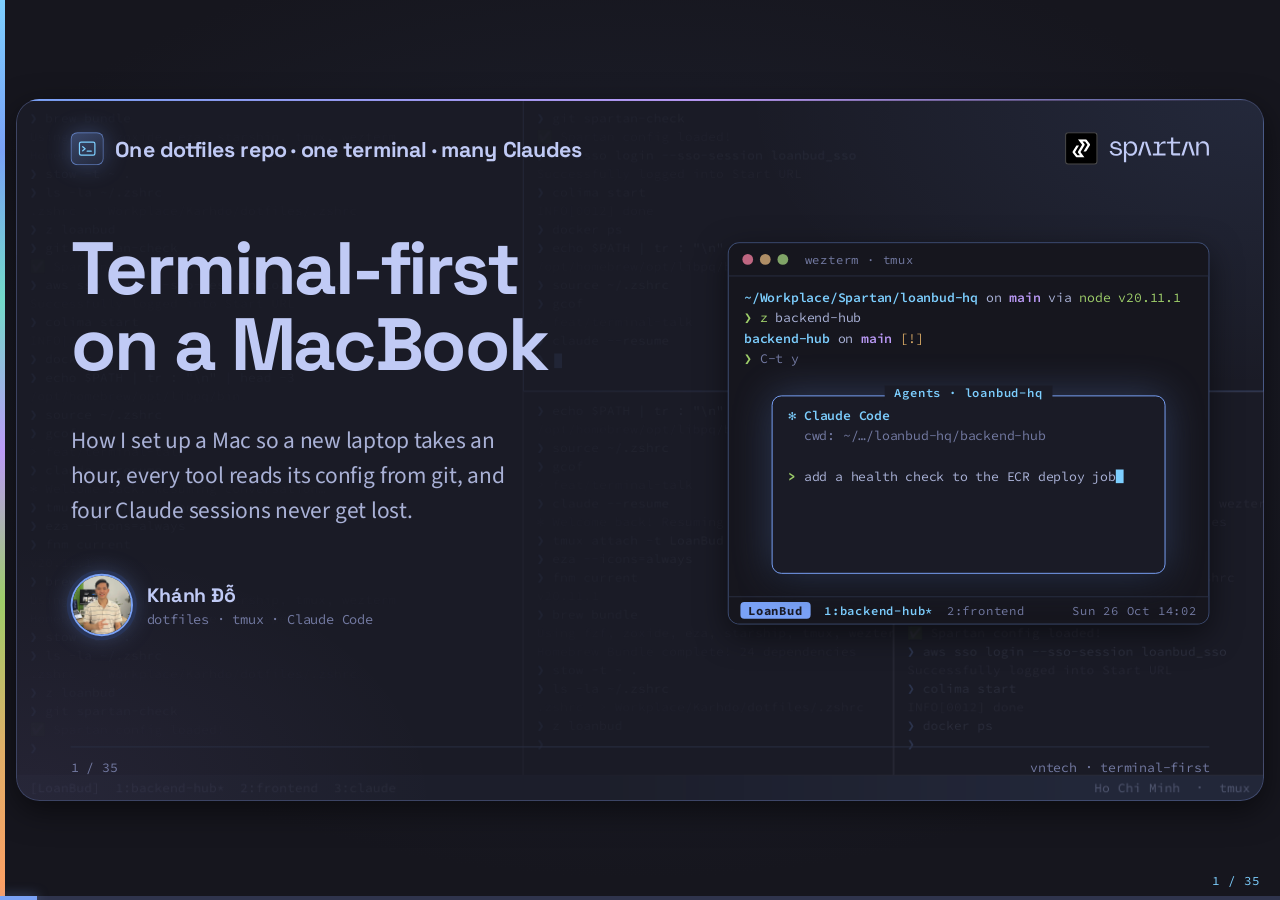
<file: presentation/index.html>
<!doctype html>
<html lang="en">
<head>
<meta charset="utf-8" />
<meta name="viewport" content="width=device-width, initial-scale=1" />
<title>Terminal First</title>
<meta name="description" content="A talk on a terminal-first MacBook: .zshrc and dotfiles, terminal and CLI tools, multiple git accounts, runtime config, AWS SSO, and Claude Code sessions in tmux popups." />
<link rel="icon" href="data:image/svg+xml,%3Csvg xmlns='http://www.w3.org/2000/svg' viewBox='0 0 24 24'%3E%3Crect x='1' y='2' width='22' height='20' rx='4' fill='%23161822'/%3E%3Cpath d='M6 9l3 3-3 3M11 15h6' stroke='%235fdcff' stroke-width='2' fill='none' stroke-linecap='round' stroke-linejoin='round'/%3E%3C/svg%3E" />
<link rel="preconnect" href="https://fonts.googleapis.com" />
<link rel="preconnect" href="https://fonts.gstatic.com" crossorigin />
<link href="https://fonts.googleapis.com/css2?family=Space+Grotesk:wght@500;600;700&family=Source+Sans+3:wght@400;500;600;700&family=Source+Code+Pro:wght@400;500;600&display=swap" rel="stylesheet" />
<link rel="stylesheet" href="css/deck.css" />
</head>
<body>


<svg class="icons" aria-hidden="true">
  <symbol id="ic-gate" viewBox="0 0 24 24" fill="none" stroke="currentColor" stroke-width="1.5" stroke-linecap="round" stroke-linejoin="round">
    <path d="M3 20V6l9-3 9 3v14" /><path d="M3 20h18" /><path d="M9 20v-7h6v7" /></symbol>
  <symbol id="ic-bucket" viewBox="0 0 24 24" fill="none" stroke="currentColor" stroke-width="1.5" stroke-linecap="round" stroke-linejoin="round">
    <path d="M5 8h14l-1.4 11.2a2 2 0 0 1-2 1.8H8.4a2 2 0 0 1-2-1.8L5 8Z" /><path d="M3.5 8h17" /><path d="M9 8V6a3 3 0 0 1 6 0v2" /></symbol>
  <symbol id="ic-pipe" viewBox="0 0 24 24" fill="none" stroke="currentColor" stroke-width="1.5" stroke-linecap="round" stroke-linejoin="round">
    <path d="M2 9h13a4 4 0 0 1 4 4v7" /><circle cx="19" cy="20" r="1.4" fill="currentColor" stroke="none" /><path d="M2 9v6" /></symbol>
  <symbol id="ic-window" viewBox="0 0 24 24" fill="none" stroke="currentColor" stroke-width="1.5" stroke-linecap="round" stroke-linejoin="round">
    <rect x="3" y="4" width="18" height="16" rx="1.5" /><path d="M12 4v16" /><path d="M3 12h18" /></symbol>
  <symbol id="ic-log" viewBox="0 0 24 24" fill="none" stroke="currentColor" stroke-width="1.5" stroke-linecap="round" stroke-linejoin="round">
    <path d="M5 3h11l3 3v15H5z" /><path d="M16 3v3h3" /><path d="M8 11h8M8 14h8M8 17h5" /></symbol>
  <symbol id="ic-gauge" viewBox="0 0 24 24" fill="none" stroke="currentColor" stroke-width="1.5" stroke-linecap="round" stroke-linejoin="round">
    <path d="M4 15a8 8 0 1 1 16 0" /><path d="M12 15 16 9" /><path d="M4 19h16" /></symbol>
  <symbol id="ic-clock" viewBox="0 0 24 24" fill="none" stroke="currentColor" stroke-width="1.5" stroke-linecap="round" stroke-linejoin="round">
    <circle cx="12" cy="12" r="9" /><path d="M12 7v5l4 2" /></symbol>
  <symbol id="ic-key" viewBox="0 0 24 24" fill="none" stroke="currentColor" stroke-width="1.5" stroke-linecap="round" stroke-linejoin="round">
    <circle cx="8" cy="15" r="4" /><path d="M11 12 20 3" /><path d="M16 7l3 3" /><path d="M13 10l2.5 2.5" /></symbol>
  <symbol id="ic-lock" viewBox="0 0 24 24" fill="none" stroke="currentColor" stroke-width="1.5" stroke-linecap="round" stroke-linejoin="round">
    <rect x="4" y="10" width="16" height="10" rx="1.5" /><path d="M8 10V7a4 4 0 0 1 8 0v3" /></symbol>
  <symbol id="ic-valve" viewBox="0 0 24 24" fill="none" stroke="currentColor" stroke-width="1.5" stroke-linecap="round" stroke-linejoin="round">
    <path d="M2 12h5M17 12h5" /><path d="M7 12l3-4v8l-3-4Z" /><path d="M10 12h4" /><circle cx="16" cy="12" r="2" /></symbol>
  <symbol id="ic-die" viewBox="0 0 24 24" fill="none" stroke="currentColor" stroke-width="1.5" stroke-linecap="round" stroke-linejoin="round">
    <rect x="4" y="4" width="16" height="16" rx="3" /><circle cx="9" cy="9" r="1" fill="currentColor" stroke="none" />
    <circle cx="15" cy="9" r="1" fill="currentColor" stroke="none" /><circle cx="12" cy="12" r="1" fill="currentColor" stroke="none" />
    <circle cx="9" cy="15" r="1" fill="currentColor" stroke="none" /><circle cx="15" cy="15" r="1" fill="currentColor" stroke="none" /></symbol>
  <symbol id="ic-list" viewBox="0 0 24 24" fill="none" stroke="currentColor" stroke-width="1.5" stroke-linecap="round" stroke-linejoin="round">
    <path d="M9 6h11M9 12h11M9 18h11" /><circle cx="4.5" cy="6" r="1.3" fill="currentColor" stroke="none" />
    <circle cx="4.5" cy="12" r="1.3" fill="currentColor" stroke="none" /><circle cx="4.5" cy="18" r="1.3" fill="currentColor" stroke="none" /></symbol>
  <symbol id="ic-server" viewBox="0 0 24 24" fill="none" stroke="currentColor" stroke-width="1.5" stroke-linecap="round" stroke-linejoin="round">
    <rect x="4" y="4" width="16" height="6" rx="1.5" /><rect x="4" y="14" width="16" height="6" rx="1.5" />
    <circle cx="7.2" cy="7" r="0.9" fill="currentColor" stroke="none" /><circle cx="7.2" cy="17" r="0.9" fill="currentColor" stroke="none" /></symbol>
  <symbol id="ic-scale" viewBox="0 0 24 24" fill="none" stroke="currentColor" stroke-width="1.5" stroke-linecap="round" stroke-linejoin="round">
    <path d="M12 3v17" /><path d="M12 20h5M12 20H7" /><path d="M5 7h14" />
    <path d="M5 7 2 13a3 3 0 0 0 6 0Z" /><path d="M19 7l-3 6a3 3 0 0 0 6 0Z" /></symbol>
  <symbol id="ic-shield" viewBox="0 0 24 24" fill="none" stroke="currentColor" stroke-width="1.5" stroke-linecap="round" stroke-linejoin="round">
    <path d="M12 3.2 19 6v6c0 5-3.2 7.8-7 8.8-3.8-1-7-3.8-7-8.8V6Z" /></symbol>
  <symbol id="ic-question" viewBox="0 0 24 24" fill="none" stroke="currentColor" stroke-width="1.5" stroke-linecap="round" stroke-linejoin="round">
    <circle cx="12" cy="12" r="9" /><path d="M9.3 9.2a2.7 2.7 0 0 1 5.2.9c0 1.6-1.1 2.1-2.1 3-.6.5-.9 1-.9 1.8" />
    <circle cx="12" cy="17.2" r="0.6" fill="currentColor" stroke="none" /></symbol>
  <symbol id="ic-search" viewBox="0 0 24 24" fill="none" stroke="currentColor" stroke-width="1.5" stroke-linecap="round" stroke-linejoin="round">
    <circle cx="10.5" cy="10.5" r="6.5" /><path d="M15.5 15.5 21 21" /></symbol>
  <symbol id="ic-balancer" viewBox="0 0 24 24" fill="none" stroke="currentColor" stroke-width="1.5" stroke-linecap="round" stroke-linejoin="round">
    <circle cx="5" cy="12" r="2.2" /><path d="M7.2 12H11" /><path d="M11 12 17 5.5M11 12h6M11 12l6 6.5" />
    <circle cx="19" cy="5.5" r="1.6" /><circle cx="19" cy="12" r="1.6" /><circle cx="19" cy="18.5" r="1.6" /></symbol>
  <symbol id="ic-pulse" viewBox="0 0 24 24" fill="none" stroke="currentColor" stroke-width="1.5" stroke-linecap="round" stroke-linejoin="round">
    <path d="M2 12h4l2-5 4 10 3-7 2 2h5" /></symbol>
  <symbol id="ic-ring" viewBox="0 0 24 24" fill="none" stroke="currentColor" stroke-width="1.5" stroke-linecap="round" stroke-linejoin="round">
    <circle cx="12" cy="12" r="8" /><circle cx="12" cy="4" r="1.8" fill="currentColor" stroke="none" />
    <circle cx="19" cy="15.5" r="1.8" fill="currentColor" stroke="none" /><circle cx="5" cy="15.5" r="1.8" fill="currentColor" stroke="none" /></symbol>
  <symbol id="ic-globe" viewBox="0 0 24 24" fill="none" stroke="currentColor" stroke-width="1.5" stroke-linecap="round" stroke-linejoin="round">
    <circle cx="12" cy="12" r="9" /><path d="M3 12h18" /><path d="M12 3c2.6 2.7 3.8 5.7 3.8 9s-1.2 6.3-3.8 9c-2.6-2.7-3.8-5.7-3.8-9S9.4 5.7 12 3Z" /></symbol>
  <symbol id="ic-plug" viewBox="0 0 24 24" fill="none" stroke="currentColor" stroke-width="1.5" stroke-linecap="round" stroke-linejoin="round">
    <path d="M9 3v4M15 3v4" /><path d="M6 7h12v3a6 6 0 0 1-12 0Z" /><path d="M12 16v5" /></symbol>
  <symbol id="ic-hash" viewBox="0 0 24 24" fill="none" stroke="currentColor" stroke-width="1.5" stroke-linecap="round" stroke-linejoin="round">
    <path d="M9 3 7 21M17 3l-2 18M4 8.5h16M3.5 15.5h16" /></symbol>
  <symbol id="ic-route" viewBox="0 0 24 24" fill="none" stroke="currentColor" stroke-width="1.5" stroke-linecap="round" stroke-linejoin="round">
    <circle cx="5" cy="19" r="2" /><circle cx="19" cy="5" r="2" /><path d="M7 19h8.5a3.5 3.5 0 0 0 0-7h-7a3.5 3.5 0 0 1 0-7H17" /></symbol>
  <symbol id="ic-client" viewBox="0 0 24 24" fill="none" stroke="currentColor" stroke-width="1.7" stroke-linecap="round" stroke-linejoin="round">
    <rect x="3" y="4" width="18" height="12" rx="2" /><path d="M8 20h8M12 16v4" /></symbol>
  <symbol id="ic-pod" viewBox="0 0 24 24" fill="none" stroke="currentColor" stroke-width="1.7" stroke-linecap="round" stroke-linejoin="round">
    <path d="M12 2.5 20.2 7.25v9.5L12 21.5 3.8 16.75v-9.5Z" /><path d="M12 7.6l4 2.3v4.4l-4 2.3-4-2.3V9.9Z" /><path d="M8 9.9l4 2.3 4-2.3M12 12.2v4.4" /></symbol>
  <symbol id="ic-replay" viewBox="0 0 24 24" fill="none" stroke="currentColor" stroke-width="2" stroke-linecap="round" stroke-linejoin="round">
    <path d="M3 12a9 9 0 1 0 3-6.7" /><path d="M3 4v5h5" /></symbol>
  <symbol id="ic-users" viewBox="0 0 24 24" fill="none" stroke="currentColor" stroke-width="1.5" stroke-linecap="round" stroke-linejoin="round">
    <circle cx="9" cy="8" r="3.2" /><path d="M3 20a6 6 0 0 1 12 0" /><circle cx="17" cy="9" r="2.4" /><path d="M16 14.2a4.6 4.6 0 0 1 5 4.8" /></symbol>

  <!-- terminal-talk icons -->
  <symbol id="ic-terminal" viewBox="0 0 24 24" fill="none" stroke="currentColor" stroke-width="1.5" stroke-linecap="round" stroke-linejoin="round">
    <rect x="2.5" y="4" width="19" height="16" rx="2" /><path d="M6.5 9.5 9.5 12l-3 2.5" /><path d="M12 15h5" /></symbol>
  <symbol id="ic-keyboard" viewBox="0 0 24 24" fill="none" stroke="currentColor" stroke-width="1.5" stroke-linecap="round" stroke-linejoin="round">
    <rect x="2" y="6" width="20" height="12" rx="2" /><path d="M6 10h.01M10 10h.01M14 10h.01M18 10h.01M6 14h.01M18 14h.01M9 14h6" /></symbol>
  <symbol id="ic-folder" viewBox="0 0 24 24" fill="none" stroke="currentColor" stroke-width="1.5" stroke-linecap="round" stroke-linejoin="round">
    <path d="M3 7a2 2 0 0 1 2-2h4l2 2.5h8a2 2 0 0 1 2 2V18a2 2 0 0 1-2 2H5a2 2 0 0 1-2-2Z" /></symbol>
  <symbol id="ic-link" viewBox="0 0 24 24" fill="none" stroke="currentColor" stroke-width="1.5" stroke-linecap="round" stroke-linejoin="round">
    <path d="M10 14a4.5 4.5 0 0 0 6.4 0l3-3a4.5 4.5 0 0 0-6.4-6.4l-1 1" /><path d="M14 10a4.5 4.5 0 0 0-6.4 0l-3 3a4.5 4.5 0 0 0 6.4 6.4l1-1" /></symbol>
  <symbol id="ic-star" viewBox="0 0 24 24" fill="none" stroke="currentColor" stroke-width="1.5" stroke-linecap="round" stroke-linejoin="round">
    <path d="M12 3.5l2.6 5.3 5.9.9-4.3 4.1 1 5.8L12 16.9l-5.2 2.7 1-5.8-4.3-4.1 5.9-.9Z" /></symbol>
  <symbol id="ic-git" viewBox="0 0 24 24" fill="none" stroke="currentColor" stroke-width="1.5" stroke-linecap="round" stroke-linejoin="round">
    <circle cx="6" cy="6" r="2.2" /><circle cx="6" cy="18" r="2.2" /><circle cx="18" cy="9" r="2.2" /><path d="M6 8.2v7.6" /><path d="M18 11.2c0 3.5-4 3.3-10.4 5.6" /></symbol>
  <symbol id="ic-cloud" viewBox="0 0 24 24" fill="none" stroke="currentColor" stroke-width="1.5" stroke-linecap="round" stroke-linejoin="round">
    <path d="M7 18.5h10.5a4 4 0 0 0 .6-8A6 6 0 0 0 6.6 9.7 4.4 4.4 0 0 0 7 18.5Z" /></symbol>
  <symbol id="ic-bot" viewBox="0 0 24 24" fill="none" stroke="currentColor" stroke-width="1.5" stroke-linecap="round" stroke-linejoin="round">
    <rect x="4" y="8" width="16" height="11" rx="3" /><path d="M12 4v4" /><circle cx="12" cy="3.5" r="1" /><circle cx="9" cy="13" r="1.2" fill="currentColor" stroke="none" /><circle cx="15" cy="13" r="1.2" fill="currentColor" stroke="none" /><path d="M2 12v3M22 12v3" /></symbol>
  <symbol id="ic-layers" viewBox="0 0 24 24" fill="none" stroke="currentColor" stroke-width="1.5" stroke-linecap="round" stroke-linejoin="round">
    <path d="M12 3 21 8l-9 5-9-5Z" /><path d="M3 12.5l9 5 9-5" /><path d="M3 16.5l9 5 9-5" /></symbol>
  <symbol id="ic-box" viewBox="0 0 24 24" fill="none" stroke="currentColor" stroke-width="1.5" stroke-linecap="round" stroke-linejoin="round">
    <path d="M12 2.8 20 7v10l-8 4.2L4 17V7Z" /><path d="M4 7l8 4.2L20 7" /><path d="M12 11.2v10" /></symbol>
  <symbol id="ic-edit" viewBox="0 0 24 24" fill="none" stroke="currentColor" stroke-width="1.5" stroke-linecap="round" stroke-linejoin="round">
    <path d="M4 20h4L19 9l-4-4L4 16Z" /><path d="M13.5 6.5l4 4" /></symbol>
  <symbol id="ic-panes" viewBox="0 0 24 24" fill="none" stroke="currentColor" stroke-width="1.5" stroke-linecap="round" stroke-linejoin="round">
    <rect x="3" y="4" width="18" height="16" rx="1.5" /><path d="M11 4v16" /><path d="M11 12h10" /></symbol>
  <symbol id="ic-cpu" viewBox="0 0 24 24" fill="none" stroke="currentColor" stroke-width="1.5" stroke-linecap="round" stroke-linejoin="round">
    <rect x="6" y="6" width="12" height="12" rx="1.5" /><rect x="9.5" y="9.5" width="5" height="5" /><path d="M9 2.5V6M15 2.5V6M9 18v3.5M15 18v3.5M2.5 9H6M2.5 15H6M18 9h3.5M18 15h3.5" /></symbol>

  <!-- Actor glyphs (64-unit grid). Unlike the #ic-* line icons these are pictures, used wherever a
       diagram needs to SHOW a client / balancer / server / pod rather than label a box.
       Colour rides on --gl-* custom properties because CSS class selectors do not cross the
       <use> shadow boundary, but custom properties inherit into it. State: .gl-hot / .gl-risk /
       .gl-quiet on the <use>. See "actor glyphs" in css/deck.css. -->
  <symbol id="gl-client" viewBox="0 0 64 64" style="fill:none;stroke:var(--gl-ink);stroke-width:2.2;stroke-linecap:round;stroke-linejoin:round">
    <rect x="4" y="10" width="38" height="26" rx="3" style="fill:var(--gl-fill)"/>
    <rect x="8" y="14" width="30" height="16" rx="1.5" style="fill:var(--gl-screen);stroke:none"/>
    <path d="M23 36v7M13 44h20"/>
    <rect x="45" y="20" width="15" height="32" rx="3.5" style="fill:var(--gl-fill)"/>
    <rect x="48" y="24" width="9" height="20" rx="1" style="fill:var(--gl-screen);stroke:none"/>
    <circle cx="52.5" cy="48" r="1.4" style="fill:var(--gl-ink);stroke:none"/></symbol>
  <symbol id="gl-internet" viewBox="0 0 64 64" style="fill:none;stroke:var(--gl-ink);stroke-width:2.2;stroke-linecap:round;stroke-linejoin:round">
    <path d="M20 50h26a11 11 0 0 0 1.8-21.85A15 15 0 0 0 19.4 24.4 13 13 0 0 0 20 50Z" style="fill:var(--gl-fill)"/>
    <circle cx="33" cy="36" r="8" style="stroke-width:1.5"/>
    <ellipse cx="33" cy="36" rx="3.2" ry="8" style="stroke-width:1.5"/>
    <path d="M25 36h16M27 31.5h12M27 40.5h12" style="stroke-width:1.5"/></symbol>
  <symbol id="gl-balancer" viewBox="0 0 64 64" style="fill:none;stroke:var(--gl-ink);stroke-width:2.2;stroke-linecap:round;stroke-linejoin:round">
    <path d="M32 3 57 17.5v29L32 61 7 46.5v-29Z" style="fill:var(--gl-fill)"/>
    <path d="M14 32h10M24 32c8 0 8-12 16-12M24 32h16M24 32c8 0 8 12 16 12"/>
    <circle cx="14" cy="32" r="3.2" style="fill:var(--gl-ink);stroke:none"/>
    <circle cx="42" cy="20" r="3.2" style="fill:var(--gl-ink);stroke:none"/>
    <circle cx="42" cy="32" r="3.2" style="fill:var(--gl-ink);stroke:none"/>
    <circle cx="42" cy="44" r="3.2" style="fill:var(--gl-ink);stroke:none"/>
    <circle cx="24" cy="32" r="4.2" style="fill:var(--gl-hub);stroke:var(--gl-hub-ring);stroke-width:1.5"/></symbol>
  <symbol id="gl-server" viewBox="0 0 64 64" style="fill:none;stroke:var(--gl-ink);stroke-width:2.2;stroke-linecap:round;stroke-linejoin:round">
    <rect x="8" y="8" width="48" height="14" rx="2.5" style="fill:var(--gl-fill)"/>
    <rect x="8" y="25" width="48" height="14" rx="2.5" style="fill:var(--gl-fill)"/>
    <rect x="8" y="42" width="48" height="14" rx="2.5" style="fill:var(--gl-fill)"/>
    <path d="M14 15h12M14 32h12M14 49h12" style="stroke-width:1.5"/>
    <circle cx="44" cy="15" r="1.9" style="fill:var(--gl-led);stroke:none"/><circle cx="50" cy="15" r="1.9" style="fill:var(--gl-led);stroke:none"/>
    <circle cx="44" cy="32" r="1.9" style="fill:var(--gl-led);stroke:none"/><circle cx="50" cy="32" r="1.9" style="fill:var(--gl-led);stroke:none"/>
    <circle cx="44" cy="49" r="1.9" style="fill:var(--gl-led);stroke:none"/><circle cx="50" cy="49" r="1.9" style="fill:var(--gl-led);stroke:none"/></symbol>
  <symbol id="gl-pod" viewBox="0 0 64 64" style="fill:none;stroke:var(--gl-ink);stroke-width:2.2;stroke-linecap:round;stroke-linejoin:round">
    <path d="M32 4 55 17v26L32 56 9 43V17Z" style="fill:var(--gl-fill)"/>
    <path d="M32 18l12 6.5v13L32 44l-12-6.5v-13Z"/>
    <path d="M20 24.5l12 6.5 12-6.5M32 31v13"/>
    <path d="M32 18l12 6.5-12 6.5-12-6.5Z" style="fill:var(--gl-screen)"/></symbol>
</svg>

<div class="stage">
  <div class="deck" id="deck">
    <!-- Slides live in sections/*.html, fetched by the loader at the bottom of this file. -->
  </div>
</div>

<div class="progress"><i></i></div>
<div class="pager"></div>

<script src="js/vendor/qrcode.js"></script>
<script>
// Sections are fetched, so the deck needs HTTP (GitHub Pages or a local server), not file://.
// Order here is slide order. Each section's inline <script> (its charts) runs after all
// slides are in the DOM and before deck.js counts data-step reveals.
(async () => {
  // Cache-bust the shared scripts too: a stale charts-lib.js breaks every animated slide after an edit.
  const load = (src) => new Promise((ok, fail) => {
    const s = document.createElement('script');
    s.src = `${src}?v=${Date.now()}`;
    s.onload = ok;
    s.onerror = () => fail(new Error(`${src} failed to load`));
    document.body.appendChild(s);
  });
  await load('js/charts-lib.js');
  await load('js/backdrop.js');
  const SECTIONS = [
    '00-cover',
    '00-outline',
    '00-introduction',
    '01-shell-dotfiles',
    '02-terminal-cli',
    '03-git-accounts',
    '04-runtime',
    '05-aws',
    '06-tmux-claude',
    '99-thanks',
  ];
  // Cache-bust the stylesheet too: a cached deck.css leaves new slides (e.g. the outline) unstyled.
  document.querySelector('link[href="css/deck.css"]').href = `css/deck.css?v=${Date.now()}`;
  const deck = document.getElementById('deck');
  const htmls = await Promise.all(SECTIONS.map((n) =>
    fetch(`sections/${n}.html`, { cache: 'no-cache' }).then((r) => {
      if (!r.ok) throw new Error(`sections/${n}.html: HTTP ${r.status}`);
      return r.text();
    })));
  const scripts = [];
  htmls.forEach((html) => {
    const tpl = document.createElement('template');
    tpl.innerHTML = html;
    tpl.content.querySelectorAll('script').forEach((s) => { scripts.push(s.textContent); s.remove(); });
    deck.appendChild(tpl.content);
  });
  scripts.forEach((code) => {
    const s = document.createElement('script');
    s.textContent = code;
    document.body.appendChild(s);
  });
  const engine = document.createElement('script');
  // Cache-bust: without this, browsers keep running a stale deck.js after edits.
  engine.src = `js/deck.js?v=${Date.now()}`;
  document.body.appendChild(engine);
})().catch((err) => {
  const hint = location.protocol === 'file:'
    ? 'This page was opened as a file. Serve the folder over HTTP instead: <code>cd presentation &amp;&amp; python3 -m http.server</code>, then open <code>http://localhost:8000</code>.'
    : 'Check that the file exists and the name matches the SECTIONS list in index.html.';
  document.getElementById('deck').innerHTML =
    `<p style="padding:2rem;color:var(--ink, #eee)">Failed to load slides: ${err.message}.<br>${hint}</p>`;
});
</script>
</body>
</html>
</file>
<file: presentation/css/deck.css>
/* Terminal First — Tokyo Night, exact folke/tokyonight.nvim palette: Night is the default, T switches to
   Tokyo Night Day. Each part of the talk takes one Tokyo Night hue as its accent (see "section
   colors" below); green stays text-only for "healthy", red is held for "failing / 5xx" so an
   ejected backend never reads as just another highlight. Colors are the editor palette as-is, so the slides match the terminal on stage. Headings and numerals in Space Grotesk, body in
   Source Sans 3, code in Source Code Pro. Tokens are declared once per theme; everything else reads them. */
:root {
  --qr-bg: #ffffff;   /* QR stays dark-on-white in both themes so every phone can scan it */
  --qr-ink: #1a1b26;
  --paper: #16161e;          /* bg_dark */
  --ink: #c0caf5;            /* fg */
  --body: #a9b1d6;           /* fg_dark */
  --muted: #737aa2;          /* dark5 */
  --muted-soft: #545c7e;     /* dark3 */
  --hairline: #3b4261;       /* fg_gutter */
  --hairline-soft: #292e42;  /* bg_highlight */
  --surface: #1a1b26;        /* bg */
  --surface-alt: #16161e;    /* bg_dark: code blocks, like nvim floats */
  --accent: #7aa2f7;         /* blue */
  --accent-strong: #7dcfff;  /* cyan */
  --accent2: #bb9af7;        /* magenta */
  --accent-wash: #283457;    /* bg_visual */
  --panel-border: rgba(122, 162, 247, 0.4);
  --reject: #f7768e;         /* red */
  --reject-wash: #3a2433;
  --allow: #9ece6a;          /* green */
  --shadow: 0 10px 32px rgba(0, 0, 0, 0.5);
  --tn-cyan: #7dcfff;
  --tn-blue: #7aa2f7;
  --tn-teal: #73daca;        /* green1 */
  --tn-purple: #bb9af7;      /* magenta */
  --tn-yellow: #e0af68;
  --tn-orange: #ff9e64;
  --tn-comment: #565f89;
  --tn-green: #9ece6a;
  color-scheme: dark;
  --r-sm: 8px;
  --r-md: 12px;
  --r-xl: 24px;
  --r-pill: 100px;
  --sans: 'Source Sans 3', -apple-system, system-ui, 'Segoe UI', Roboto, Helvetica, Arial, sans-serif;
  --mono: 'Source Code Pro', ui-monospace, SFMono-Regular, Menlo, monospace;
  --head: 'Space Grotesk', 'IBM Plex Sans', -apple-system, system-ui, 'Segoe UI', Roboto, Helvetica, Arial, sans-serif;
  --numeral: var(--head);
}
:root[data-theme='light'] {
  --paper: #d0d5e3;          /* bg_dark */
  --ink: #3760bf;            /* fg */
  --body: #6172b0;           /* fg_dark */
  --muted: #68709a;          /* dark5 */
  --muted-soft: #a8aecb;     /* fg_gutter */
  --hairline: #c4c8da;       /* bg_highlight */
  --hairline-soft: #d0d5e3;
  --surface: #e1e2e7;        /* bg */
  --surface-alt: #d0d5e3;
  --accent: #2e7de9;         /* blue */
  --accent-strong: #007197;  /* cyan */
  --accent2: #9854f1;        /* magenta */
  --accent-wash: #b7c1e3;    /* bg_visual */
  --panel-border: rgba(46, 125, 233, 0.3);
  --reject: #f52a65;
  --reject-wash: #f3d7df;
  --allow: #587539;
  --shadow: 0 4px 14px rgba(55, 96, 191, 0.12);
  --tn-cyan: #007197;
  --tn-blue: #2e7de9;
  --tn-teal: #387068;        /* green1 */
  --tn-purple: #9854f1;
  --tn-yellow: #8c6c3e;
  --tn-orange: #b15c00;
  --tn-comment: #848cb5;
  --tn-green: #587539;
  color-scheme: light;
}

/* ---------- section colors ----------
   sections/00-outline.html tags every slide (and outline row) with data-part="00".."06".
   Only --accent / --accent2 change per part; the derived tokens are recomputed here because a
   custom property that uses var() is resolved where it is declared, not where it is read. */
[data-part="00"] { --accent: var(--tn-cyan); --accent2: var(--tn-blue); }
[data-part="01"] { --accent: var(--tn-blue); --accent2: var(--tn-purple); }
[data-part="02"] { --accent: var(--tn-teal); --accent2: var(--tn-cyan); }
[data-part="03"] { --accent: var(--tn-purple); --accent2: var(--tn-blue); }
[data-part="04"] { --accent: var(--tn-green); --accent2: var(--tn-purple); }
[data-part="05"] { --accent: var(--tn-yellow); --accent2: var(--tn-orange); }
[data-part="06"] { --accent: var(--tn-orange); --accent2: var(--tn-yellow); }
[data-part] {
  --accent-strong: color-mix(in srgb, var(--accent) 72%, var(--ink));
  --accent-wash: color-mix(in srgb, var(--accent) 22%, var(--surface));
  --panel-border: color-mix(in srgb, var(--accent) 45%, transparent);
}

html, body { height: 100%; }
body {
  margin: 0;
  background: var(--paper);
  color: var(--ink);
  font-family: var(--sans);
  overflow: hidden;
  -webkit-font-smoothing: antialiased;
}
.icons { position: absolute; width: 0; height: 0; overflow: hidden; }

/* ---------- stage ---------- */
.stage { position: fixed; inset: 0; }
.stage::before {
  content: ''; position: fixed; left: 0; top: 0; bottom: 0; width: 5px; z-index: 2;
  background: linear-gradient(180deg, var(--tn-cyan), var(--tn-blue), var(--tn-teal), var(--tn-purple), var(--tn-green), var(--tn-yellow), var(--tn-orange));
}
.deck {
  position: absolute;
  left: 50%;
  top: 50%;
  width: 1280px;
  height: 720px;
  transform: translate(-50%, -50%) scale(var(--s, 1));
}
.slide {
  position: absolute;
  inset: 0;
  box-sizing: border-box;
  display: flex;
  flex-direction: column;
  gap: 18px;
  padding: 40px 56px 26px;
  background: var(--surface);
  border-radius: var(--r-xl);
  box-shadow: var(--shadow);
  overflow: hidden;
  opacity: 0;
  visibility: hidden;
  pointer-events: none;
  transform: translateY(10px) scale(0.99);
  transition: opacity 0.4s ease, transform 0.4s ease, visibility 0s linear 0.4s;
}
.slide::before {
  content: ''; position: absolute; top: 0; left: 0; right: 0; height: 4px;
  background: linear-gradient(90deg, var(--accent), var(--accent2));
}
.slide.active {
  opacity: 1; visibility: visible; pointer-events: auto; transform: none;
  transition: opacity 0.4s ease, transform 0.4s ease;
}

/* ---------- type ---------- */
/* The section name is the real title; the line under it is only a descriptor. */
.eyebrow {
  display: flex; align-items: center; gap: 12px;
  font-family: var(--head); font-size: 34px; font-weight: 700;
  letter-spacing: -0.6px; color: var(--ink);
}
.eyebrow .ic {
  width: 38px; height: 38px; padding: 8px; box-sizing: border-box;
  color: var(--accent-strong); background: var(--accent-wash); border-radius: 50%; flex: none;
}
h1, h2 { margin: 0; color: var(--ink); text-wrap: balance; font-family: var(--head); }
h2 { font-family: var(--sans); font-size: 24px; font-weight: 500; letter-spacing: 0; line-height: 1.4; max-width: none; color: var(--body); }
.display { font-family: var(--numeral); font-size: 76px; font-weight: 700; letter-spacing: -2.4px; line-height: 1.02; }
.lead { margin: 0; font-size: 24px; line-height: 1.5; color: var(--body); max-width: 40ch; }
.mono { font-family: var(--mono); }
.muted { color: var(--muted); }
.big { font-family: var(--numeral); font-size: 84px; font-weight: 700; letter-spacing: -2.4px; line-height: 1; font-variant-numeric: tabular-nums; color: var(--ink); }
.big-unit { font-family: var(--sans); font-size: 22px; font-weight: 500; color: var(--muted); letter-spacing: 0; }
b, strong { font-weight: 700; color: var(--ink); }
code { font-family: var(--mono); font-size: 0.86em; background: var(--surface-alt); padding: 1px 6px; border-radius: 6px; color: var(--ink); }

.chip {
  display: inline-flex; align-items: center; gap: 6px;
  font-family: var(--mono); font-size: 14px; font-weight: 600; line-height: 1;
  padding: 7px 12px; border-radius: var(--r-pill);
  border: 1px solid var(--hairline); background: var(--surface-alt); color: var(--body);
  white-space: nowrap;
}
.chip.hot { background: var(--accent-wash); border-color: var(--accent); color: var(--accent-strong); }
.chip.risk { background: var(--reject-wash); border-color: var(--reject); color: var(--reject); }
.chip.ok { background: var(--surface-alt); border-color: var(--allow); color: var(--allow); }
.chip.ink { background: var(--ink); border-color: var(--ink); color: var(--surface); }

/* ---------- layouts ---------- */
.body { flex: 1; min-height: 0; display: flex; flex-direction: column; gap: 18px; }
.split { flex: 1; min-height: 0; display: grid; grid-template-columns: 8fr 5fr; gap: 40px; align-items: center; }
.split.even { grid-template-columns: 1fr 1fr; }
.split.code-left { grid-template-columns: 7fr 5fr; }
.trio { display: grid; grid-template-columns: repeat(3, 1fr); gap: 22px; align-items: stretch; }
.two { display: grid; grid-template-columns: 1fr 1fr; gap: 36px; }
.stack { display: flex; flex-direction: column; gap: 16px; min-width: 0; }

.card {
  display: flex; flex-direction: column; gap: 12px;
  padding: 20px 22px; border: 1px solid var(--panel-border); border-radius: var(--r-xl); background: var(--surface);
}
.card.lift { box-shadow: var(--shadow); background: var(--surface); }
.card .ic {
  width: 40px; height: 40px; padding: 9px; box-sizing: border-box;
  color: var(--accent-strong); background: var(--accent-wash); border-radius: 50%;
}
.card .k { font-family: var(--mono); font-size: 14px; font-weight: 600; color: var(--accent-strong); text-transform: uppercase; letter-spacing: 0.05em; }
.card .t { font-size: 26px; font-weight: 700; letter-spacing: -0.5px; line-height: 1.2; font-family: var(--head); }
.card p { margin: 0; font-size: 18px; line-height: 1.45; color: var(--body); }
.card .code { margin-top: auto; font-size: 15px; padding: 12px 14px; }
.card .mini { display: block; width: 100%; height: auto; margin-top: auto; overflow: visible; }

.points { list-style: none; margin: 0; padding: 0; display: flex; flex-direction: column; }
.points li { padding: 12px 0; border-top: 1px solid var(--hairline-soft); font-size: 20px; line-height: 1.4; color: var(--body); }
.points li:first-child { border-top: 0; padding-top: 0; }
.points.tight li { font-size: 18px; padding: 9px 0; }
.points .chip { margin-right: 8px; vertical-align: 2px; }

.foot {
  margin-top: auto; display: flex; justify-content: space-between; align-items: center; gap: 24px;
  padding-top: 12px; border-top: 1px solid var(--hairline-soft);
  font-family: var(--mono); font-size: 13.5px; color: var(--muted);
}
.foot a { color: var(--accent-strong); font-weight: 600; text-decoration: none; }
/* presenter cue: switch to the live demo (client + admin, local backend + Redis) */
.foot .demo-cue { color: var(--accent-strong); font-weight: 600; }
.foot a:hover { text-decoration: underline; }

/* ---------- code ---------- */
.code {
  margin: 0; font-family: var(--mono); font-size: 16px; line-height: 1.58; color: var(--ink);
  background: var(--surface-alt); border-radius: var(--r-md); padding: 16px 20px;
  white-space: pre; overflow-x: auto; tab-size: 2;
}
.code .c { color: var(--tn-comment); font-style: italic; }
.code .hl { background: var(--accent-wash); border-radius: 4px; padding: 1px 2px; }
.code-label { font-family: var(--mono); font-size: 13.5px; font-weight: 500; color: var(--muted); margin-bottom: -8px; }

/* ---------- tables ---------- */
.tbl { width: 100%; border-collapse: collapse; font-size: 18px; }
.tbl th { text-align: left; font-family: var(--mono); font-size: 13.5px; font-weight: 600; color: var(--muted); padding: 0 14px 10px; border-bottom: 1px solid var(--hairline); }
.tbl td { padding: 13px 14px; border-bottom: 1px solid var(--hairline-soft); vertical-align: top; line-height: 1.4; color: var(--body); }
.tbl td:first-child, .tbl th:first-child { padding-left: 0; }
.tbl td.name { color: var(--ink); font-weight: 600; }
.tbl td.name span { display: block; font-weight: 400; font-size: 13.5px; color: var(--muted); font-family: var(--mono); margin-top: 3px; }
/* rows kept for shape but values hidden until their section is covered */
.tbl tr.masked td.name { color: var(--muted-soft); }
.tbl tr.masked td i { display: block; width: 64px; height: 10px; margin-top: 5px; border-radius: 5px; background: var(--hairline-soft); }
.tbl .num { font-variant-numeric: tabular-nums; white-space: nowrap; }
.tbl .mono { font-size: 15.5px; }
.tbl.dense { font-size: 17px; }
.tbl.dense th { font-family: var(--sans); font-size: 16px; font-weight: 600; color: var(--ink); }
.tbl.dense td { padding: 9px 14px; }
.tbl.dense td.name { width: 17%; font-family: var(--mono); font-size: 14px; font-weight: 500; color: var(--muted); }

/* ---------- meter frame for diagrams ---------- */
.meter {
  border: 1px solid var(--panel-border); border-radius: var(--r-md);
  background: color-mix(in srgb, var(--surface-alt) 88%, var(--accent)); padding: 14px 16px 8px;
}
.chart { display: flex; flex-direction: column; gap: 12px; min-width: 0; }
.chart svg { display: block; width: 100%; height: auto; overflow: visible; }
figcaption, .caption { font-size: 16px; line-height: 1.45; color: var(--muted); }
figcaption a, .diagram-caption a { color: var(--accent2); font-family: var(--mono); font-size: 14px; white-space: nowrap; }

/* ---------- embedded archify diagrams ---------- */
.diagram-embed {
  flex: 1; min-height: 0; border: 1px solid var(--panel-border); border-radius: var(--r-md);
  overflow: hidden; background: var(--surface-alt);
}
.diagram-embed iframe { width: 100%; height: 100%; border: 0; display: block; }
.diagram-caption {
  display: flex; justify-content: space-between; align-items: baseline; gap: 16px;
  margin-top: 10px; font-size: 14px; color: var(--muted);
}
.diagram-caption a { font-family: var(--mono); font-size: 13px; color: var(--accent2); white-space: nowrap; }
.legend { display: flex; flex-wrap: wrap; gap: 18px; font-family: var(--mono); font-size: 14px; color: var(--muted); }
.legend i { display: inline-block; vertical-align: middle; margin-right: 6px; }
.lg-dot { width: 10px; height: 10px; border-radius: 50%; background: var(--accent); }
.lg-dot.ink { background: var(--ink); }
.lg-dot.old { background: var(--muted-soft); }
.lg-dot.carry { background: var(--accent-wash); box-shadow: inset 0 0 0 1.5px var(--accent); }
.lg-dot.future { background: transparent; box-shadow: inset 0 0 0 1.5px var(--muted-soft); }
.lg-dot.risk { background: var(--reject-wash); box-shadow: inset 0 0 0 1.5px var(--reject); }
.lg-bar { width: 22px; height: 8px; border-radius: 4px; background: var(--surface); box-shadow: inset 0 0 0 1px var(--hairline); }

svg text { font-family: var(--sans); }
.sv-grid { stroke: var(--hairline); }
.sv-axis { stroke: var(--muted-soft); }
.sv-tick { fill: var(--muted); font-family: var(--mono); font-size: 15px; font-variant-numeric: tabular-nums; }
.sv-lbl { fill: var(--ink); font-size: 18px; font-weight: 600; }
.sv-lbl-sm { fill: var(--body); font-size: 16px; }
.sv-hot { fill: var(--accent-strong); font-family: var(--mono); font-size: 17px; font-weight: 700; }
.sv-mark { fill: var(--accent); }
.sv-ink { fill: var(--ink); }
.sv-old { fill: var(--muted-soft); }
.sv-wait { fill: var(--surface); stroke: var(--hairline); }
.sv-band { fill: var(--surface); }
.sv-band-hot { fill: var(--accent-wash); }
.sv-limit { stroke: var(--reject); stroke-width: 1.5; stroke-dasharray: 6 5; }
.sv-box { fill: var(--surface); stroke: var(--muted-soft); stroke-width: 1.5; }
.sv-box-hot { fill: color-mix(in srgb, var(--accent) 34%, var(--surface)); stroke: var(--accent-strong); stroke-width: 2; }
.sv-box-risk { fill: var(--reject-wash); stroke: var(--reject); stroke-width: 1.5; }
.sv-risk { fill: var(--reject); font-family: var(--mono); font-size: 17px; font-weight: 700; }
.sv-dash { fill: none; stroke: var(--muted-soft); stroke-dasharray: 6 5; }
.sv-line { stroke: var(--ink); stroke-width: 1.5; fill: none; }
.sv-line-soft { stroke: var(--muted); stroke-width: 2; fill: none; }
.sv-bar { fill: var(--accent); transition: y 0.45s ease, height 0.45s ease; }
.sv-bar-ink { fill: var(--ink); }
/* carried-over estimate: outline + dashes signal "computed, not observed" */
.sv-carry { fill: var(--accent-wash); stroke: var(--accent); stroke-width: 1.5; stroke-dasharray: 5 4; }
.sv-strike { stroke: var(--reject); stroke-width: 1.5; }

/* scene nodes: the icon tile takes its colour from the box it sits in (rect class set by the scene) */
.node-tile { color: var(--accent-strong); }
.node-tile-bg { fill: color-mix(in srgb, var(--accent) 24%, var(--surface)); stroke: color-mix(in srgb, var(--accent) 55%, transparent); stroke-width: 1; }
rect.sv-box + .node-tile { color: var(--body); }
rect.sv-box + .node-tile .node-tile-bg { fill: var(--surface-alt); stroke: var(--muted-soft); }
rect.sv-box-risk + .node-tile { color: var(--reject); }
rect.sv-box-risk + .node-tile .node-tile-bg { fill: var(--reject-wash); stroke: var(--reject); }
.sv-glyph { color: var(--accent-strong); }

/* ---------- actor glyphs ---------- */
/* Pictures of the things in the story: client, internet, balancer, server, pod (#gl-* in the
   sprite). A diagram draws the actor as a glyph with its name underneath instead of a rectangle
   with the name inside it. State is ink only — the shape never changes — so a pod being ejected
   reads as the same pod, gone red.
   These are custom properties, not class selectors on the shapes: a <use> clones the symbol into
   a shadow tree that outside selectors cannot reach, while inherited custom properties pass
   straight through. */
.gl {
  --gl-ink: var(--body);
  --gl-fill: var(--surface-alt);
  --gl-screen: var(--accent-wash);
  --gl-led: var(--allow);
  --gl-hub: var(--accent-strong);
  --gl-hub-ring: var(--paper);
  transition: opacity 0.3s ease;
}
/* the one being chosen right now — takes the part's accent */
.gl-hot {
  --gl-ink: var(--accent-strong);
  --gl-fill: var(--accent-wash);
  --gl-screen: color-mix(in srgb, var(--accent) 55%, var(--surface));
  --gl-led: var(--accent-strong);
  --gl-hub: var(--ink);
}
/* failing: 5xx, ejected, a dead region */
.gl-risk {
  --gl-ink: var(--reject);
  --gl-fill: var(--reject-wash);
  --gl-screen: var(--reject-wash);
  --gl-led: var(--reject);
  --gl-hub: var(--reject);
}
/* present but not in play: draining, out of scope, not yet reached */
.gl-quiet {
  --gl-ink: var(--muted);
  --gl-fill: var(--surface);
  --gl-screen: var(--surface);
  --gl-led: var(--muted-soft);
  --gl-hub: var(--muted);
}
/* an enclosure the scene draws its own contents into (a balancer's connection table, a region
   boundary): a hairline shell, never a filled label box */
.gl-shell { fill: none; stroke: var(--hairline); stroke-width: 1.5; stroke-dasharray: 7 6; }
.gl-shell-hot { fill: color-mix(in srgb, var(--accent) 10%, transparent); stroke: var(--accent); stroke-width: 1.5; }
.gl-shell-risk { fill: color-mix(in srgb, var(--reject) 10%, transparent); stroke: var(--reject); stroke-width: 1.5; }

/* numbered request coins: toggle .old (leaked out) and .risk (429) on the <g class="coin"> */
.coin circle { fill: var(--accent); stroke: var(--accent-strong); stroke-width: 1; }
.coin text { fill: var(--surface); font-family: var(--mono); font-size: 12px; font-weight: 700; text-anchor: middle; dominant-baseline: central; }
.coin.lg text { font-size: 13px; }
.coin.old circle { fill: var(--surface-alt); stroke: var(--muted-soft); }
.coin.old text { fill: var(--muted); }
.coin.risk circle { fill: var(--reject-wash); stroke: var(--reject); stroke-width: 1.5; }
.coin.risk text { fill: var(--reject); }
.coin-move { transition: transform 0.35s ease, opacity 0.2s ease; }

/* section 1 mechanics scenes: packets and request cards slide along a wire */
.pkt-fly { transition: transform 0.5s cubic-bezier(0.3, 0.7, 0.3, 1), opacity 0.35s ease; }
.pkt-gone { opacity: 0; }

/* ---------- controls ---------- */
.seg { display: inline-flex; gap: 4px; padding: 4px; border: 1px solid var(--hairline); border-radius: 10px; background: var(--surface-alt); align-self: flex-start; }
.seg button {
  font: 600 15.5px var(--mono); color: var(--muted); background: transparent;
  border: 0; border-radius: 7px; padding: 9px 15px; cursor: pointer;
}
.seg button:hover { color: var(--ink); }
/* icon-only replay: a 44px square target, the arrow lit in the part's accent */
.seg button.icon { width: 40px; height: 40px; padding: 0; display: flex; align-items: center; justify-content: center; color: var(--accent-strong); }
.seg button.icon .ic { width: 22px; height: 22px; }
.seg button[aria-pressed="true"] { background: var(--accent); color: var(--surface); }
button:focus-visible, input:focus-visible { outline: 2px solid var(--accent-strong); outline-offset: 2px; }
.readout { font-size: 18px; color: var(--body); font-variant-numeric: tabular-nums; }
.readout b { font-size: 24px; font-family: var(--numeral); font-weight: 700; color: var(--accent-strong); }

.sliders { display: flex; flex-direction: column; gap: 18px; }
.sliders label { display: grid; grid-template-columns: 1fr auto; gap: 8px 16px; font-size: 15.5px; color: var(--body); }
.sliders output { font-family: var(--mono); font-weight: 600; color: var(--ink); font-variant-numeric: tabular-nums; }
.sliders input { grid-column: 1 / -1; width: 100%; accent-color: var(--accent-strong); margin: 0; }
.formula { font-family: var(--mono); font-size: 20px; line-height: 1.5; color: var(--body); padding: 16px 20px; background: var(--surface-alt); border-radius: var(--r-md); font-variant-numeric: tabular-nums; }
.formula b { color: var(--ink); }
.verdict { display: flex; align-items: baseline; gap: 16px; }
.scrub { display: flex; align-items: center; gap: 18px; }
/* fixed widths so the slider doesn't jitter as the label and button text change every frame */
.scrub .seg button { width: 86px; }
.scrub input { flex: 1; accent-color: var(--accent-strong); margin: 0; }
.scrub .readout { width: 110px; text-align: right; }
/* 12ch fits "now 2000 ms" / "now 12.8 s" on one line; the slider takes the rest */
.scrub .readout.compact { width: 12ch; flex: none; white-space: nowrap; font-family: var(--mono); font-size: 13px; color: var(--muted); }
.scrub .readout.compact b { font-family: var(--mono); font-size: 13px; font-weight: 600; color: var(--ink); }

/* ---------- section dividers ---------- */
.divider { justify-content: center; gap: 28px; }
.divider-num {
  font-family: var(--numeral); font-size: 190px; font-weight: 700; line-height: 1;
  letter-spacing: -4px; color: transparent; -webkit-text-stroke: 2px var(--accent);
  align-self: flex-start;
}
.section-tag {
  display: flex; align-items: center; gap: 12px;
  font-family: var(--mono); font-size: 15px; font-weight: 600; letter-spacing: 0.08em; color: var(--accent2);
}
.section-tag i { display: block; width: 28px; height: 2px; background: linear-gradient(90deg, var(--accent), var(--accent2)); }
.divider h2 { font-family: var(--head); font-size: 60px; font-weight: 700; letter-spacing: -1.8px; line-height: 1.05; color: var(--ink); max-width: 24ch; }
.divider .lead { font-size: 25px; max-width: 44ch; }
.lead p { margin: 0; }
.lead-list { margin: 6px 0 0; padding-left: 1.2em; }
.lead-list li { padding-left: 4px; }
.lead-list li::marker { color: var(--accent); }
.lead-list b { font-weight: 700; }

/* ---------- outline ---------- */
/* one row per section: number · title + description · presenter · start slide */
.outline {
  list-style: none; margin: 0; padding: 0; flex: 1; min-height: 0;
  display: grid; grid-template-rows: repeat(6, 1fr);
}
.outline li {
  display: grid; grid-template-columns: 76px 1fr auto 76px; grid-template-rows: auto auto;
  align-content: center; column-gap: 24px; row-gap: 4px;
  border-top: 1px solid var(--hairline-soft);
}
.outline li:last-child { border-bottom: 1px solid var(--hairline-soft); }
.outline .n {
  grid-row: span 2; align-self: center;
  font-family: var(--numeral); font-size: 34px; font-weight: 700; line-height: 1; letter-spacing: -1px;
  color: transparent; -webkit-text-stroke: 1.2px var(--accent);
}
.outline .t { grid-column: 2; font-family: var(--head); font-size: 23px; font-weight: 700; color: var(--ink); letter-spacing: -0.5px; }
.outline .d { grid-column: 2; font-size: 16.5px; color: var(--body); }
.outline .who {
  grid-column: 3; grid-row: 1 / span 2; align-self: center;
  font-family: var(--mono); font-size: 14px; font-weight: 600; color: var(--accent-strong);
  padding: 7px 14px; border-radius: var(--r-pill); background: var(--accent-wash);
}
.outline .p { grid-column: 4; grid-row: 1 / span 2; align-self: center; text-align: right; font-family: var(--mono); font-size: 12.5px; color: var(--muted); }

/* mini outline injected into each divider by sections/00-outline.html */
.outline-mini {
  position: absolute; right: 56px; top: 50%; translate: 0 -50%; width: 340px; box-sizing: border-box;
  display: flex; flex-direction: column; gap: 14px;
  padding: 22px 24px; border: 1px solid var(--panel-border); border-radius: var(--r-xl); background: var(--surface-alt);
}
.om-head { display: flex; align-items: baseline; gap: 8px; font-family: var(--mono); font-size: 13px; color: var(--muted); }
.om-head b { font-family: var(--numeral); font-size: 30px; font-weight: 700; color: var(--accent-strong); }
.om-rail { display: flex; gap: 4px; }
.om-rail i { flex: 1; height: 4px; border-radius: 2px; background: var(--hairline); }
.om-rail i.done, .om-rail i.now { background: var(--accent); }
.outline-mini ol { list-style: none; margin: 0; padding: 0; display: flex; flex-direction: column; gap: 2px; }
.outline-mini li {
  display: flex; gap: 12px; padding: 6px 10px; border-radius: var(--r-sm);
  font-size: 16.5px; color: var(--body); border-left: 2px solid transparent;
}
.outline-mini li span { font-family: var(--mono); font-size: 14px; color: var(--muted); padding-top: 1px; }
.outline-mini li.done { color: var(--muted); }
.outline-mini li.now { color: var(--ink); font-weight: 600; background: var(--accent-wash); border-left-color: var(--accent); }
.outline-mini li.now span { color: var(--accent-strong); }

/* ---------- cover ---------- */
.cover-grid { flex: 1; display: grid; grid-template-columns: 1.25fr 1fr; gap: 56px; align-items: center; }
.cover-grid .lead { margin-top: 26px; }
/* the cover's tagline shares the top line with the Spartan logo: same height (34px),
   icon the size of the logo's square mark, never wraps. It sits outside .cover-grid so the
   grid's entrance slide doesn't move it away from the logo. */
.cover-tagline {
  position: absolute; top: 34px; left: 56px; height: 34px;
  font-size: 22px; white-space: nowrap;
}
.slide > .cover-tagline { transform: none; }
.gauge-card {
  display: flex; flex-direction: column; align-items: center; gap: 10px;
  padding: 26px 24px 20px; border-radius: var(--r-xl); border: 1px solid var(--panel-border); background: var(--surface);
}
.gauge-card figcaption { text-align: center; font-size: 15px; }

/* ---------- step reveal ---------- */
[data-step] { opacity: 0; transform: translateY(8px); transition: opacity 0.35s ease, transform 0.35s ease; }
svg [data-step] { transform: none; }
[data-step].shown { opacity: 1; transform: none; }

/* ---------- entrance stagger: a slide's own top-level children cascade in ---------- */
.slide > *:not(.foot) {
  opacity: 0; transform: translateY(16px);
  transition: opacity 0.5s ease, transform 0.5s ease;
}
.slide.active > *:not(.foot) { opacity: 1; transform: none; }
body.overview .slide > *:not(.foot) { opacity: 1; transform: none; transition: none; }

/* ---------- hud ---------- */
.progress { position: fixed; left: 0; right: 0; bottom: 0; height: 3px; background: var(--hairline-soft); }
.progress i { display: block; height: 100%; width: 0; background: var(--accent); transition: width 0.3s ease; }
.pager { position: fixed; right: 20px; bottom: 12px; font-family: var(--mono); font-size: 12.5px; color: var(--muted); font-variant-numeric: tabular-nums; }

/* ---------- overview (O) ---------- */
body.overview { overflow: auto; }
body.overview .stage { position: static; }
body.overview .deck {
  position: static; transform: none; width: auto; height: auto;
  display: grid; grid-template-columns: repeat(auto-fill, 256px); gap: 20px; justify-content: center; padding: 32px;
}
body.overview .slide {
  position: relative; display: flex; zoom: 0.2; cursor: pointer;
  opacity: 1; visibility: visible; pointer-events: auto; transform: none; transition: none;
}
body.overview .slide.active { outline: 14px solid var(--accent); }
body.overview [data-step] { opacity: 1; transform: none; }
body.overview .progress, body.overview .pager { display: none; }

@media (prefers-reduced-motion: reduce) {
  [data-step], .sv-bar, .progress i, .coin-move { transition: none; }
}

@media print {
  @page { size: 1280px 720px; margin: 0; }
  body { background: #fff; overflow: visible; }
  .stage { position: static; }
  .deck { position: static; transform: none; width: 1280px; height: auto; }
  .slide {
    display: flex; position: relative; width: 1280px; height: 720px; border-radius: 0; box-shadow: none;
    opacity: 1; visibility: visible; transform: none; break-after: page;
  }
  [data-step] { opacity: 1; transform: none; }
  .slide > *:not(.foot) { opacity: 1; transform: none; transition: none; }
  .progress, .pager { display: none; }
}

/* ---------- byline + misc ---------- */
.byline { display: flex; align-items: center; gap: 36px; margin-top: 30px; }
.byline .person { display: flex; align-items: center; gap: 14px; }
.byline img {
  width: 60px; height: 60px; border-radius: 50%; object-fit: cover; flex: none;
  border: 2px solid var(--accent); box-shadow: 0 0 0 4px var(--accent-wash);
}
.byline b { display: block; font-family: var(--head); font-size: 20px; font-weight: 700; color: var(--ink); }
.byline span { display: block; margin-top: 2px; font-family: var(--mono); font-size: 14px; color: var(--muted); }
.sv-ok { fill: var(--allow); font-family: var(--mono); font-size: 17px; font-weight: 700; }
.sv-ok-line { stroke: var(--allow); stroke-width: 1.5; fill: none; }
.sv-hot-line { stroke: var(--accent); stroke-width: 2; fill: none; }
.sv-risk-line { stroke: var(--reject); stroke-width: 2; fill: none; }
.sv-risk-band { fill: var(--reject-wash); }
.sv-bar-risk { fill: var(--reject); }
.sv-ring { fill: none; stroke: var(--hairline); stroke-width: 10; }
.sim-note { font-family: var(--mono); font-size: 14px; color: var(--muted); }
[data-hide-at] { transition: opacity 0.35s ease; }
[data-hide-at].gone { opacity: 0; }
body.overview [data-hide-at] { opacity: 0; }
@media print { [data-hide-at] { opacity: 0; } }

/* ---------- request-flow animations (section 3) ---------- */
.sv-code { fill: var(--ink); font-family: var(--mono); font-size: 17px; font-variant-numeric: tabular-nums; }
/* keep in sync with FLY in js/charts-lib.js */
.coin-fly { transition: transform 0.9s cubic-bezier(0.3, 0.7, 0.3, 1), opacity 0.35s ease; }
.coin.hit circle { fill: var(--allow); stroke: var(--allow); }
.coin.gone { opacity: 0; }
.flow-srv, .flow-srv + path, .sv-line-soft, .sv-hot-line { transition: opacity 0.4s ease; }
.flow-hidden { opacity: 0; }
.flow-ctl { display: flex; align-items: center; gap: 16px; min-height: 44px; }
.flow-ctl .seg { flex: none; }
.flow-ctl .readout { margin: 0; }
.quad { display: grid; grid-template-columns: repeat(4, minmax(0, 1fr)); gap: 18px; align-items: stretch; }
.quad .card .t { font-size: 32px; }
/* decision cards sharing a slide with a gotcha list: tighter than a standalone trio */
.pick .card { padding: 16px 18px; gap: 8px; }
.pick .card p { font-size: 17px; }
.pick .card .code { font-size: 14px; padding: 10px 12px; }
.points.pick-notes li { padding: 6px 0; font-size: 17px; }
/* self-check grid: four question cards on one slide, so the type steps down a notch */
.qa .card { padding: 16px 18px; gap: 8px; }
.qa .card .t { font-size: 22px; }
.qa .card p { font-size: 17px; }
.tbl.compact td { padding: 8px 14px; font-size: 17px; }
@media (prefers-reduced-motion: reduce) { .coin-fly, .pkt-fly { transition: none; } }

/* ---------- shell: background, rule sweep, icons, glow ----------
   Visual layer only; no slide content depends on it. The one ambient motion is the terminal
   backdrop (js/backdrop.js); the one per-slide moment is the cursor running along the top rule. */

/* page around the slide picks up the current part's hue */
body {
  background:
    radial-gradient(ellipse 80% 70% at 50% 45%, color-mix(in srgb, var(--accent) 9%, var(--paper)), var(--paper) 75%);
}

/* slide surface: hairline edge, a lamp-like glow in two corners, its own stacking context
   so the backdrop canvas can sit between the surface and the content */
.slide {
  isolation: isolate;
  background:
    radial-gradient(760px 420px at 100% 0%, color-mix(in srgb, var(--accent) 10%, transparent), transparent 70%),
    radial-gradient(620px 380px at 0% 100%, color-mix(in srgb, var(--accent2) 7%, transparent), transparent 70%),
    var(--surface);
  box-shadow: inset 0 0 0 1px var(--hairline), var(--shadow);
}
.backdrop {
  position: absolute; inset: 0; width: 100%; height: 100%; z-index: -1; pointer-events: none;
  /* keep the reading area calm: the network shows mostly around the edges */
  -webkit-mask-image: radial-gradient(ellipse 70% 65% at 50% 50%, rgba(0, 0, 0, 0.18) 30%, #000 100%);
  mask-image: radial-gradient(ellipse 70% 65% at 50% 50%, rgba(0, 0, 0, 0.18) 30%, #000 100%);
}
.slide > .backdrop { transform: none; transition: opacity 0.8s ease; }
/* cover and dividers: the terminal shows on the right, fades under the title on the left */
.divider > .backdrop, [data-section="cover"] > .backdrop {
  -webkit-mask-image: linear-gradient(90deg, rgba(0, 0, 0, 0.25), rgba(0, 0, 0, 0.25) 45%, #000 85%);
  mask-image: linear-gradient(90deg, rgba(0, 0, 0, 0.25), rgba(0, 0, 0, 0.25) 45%, #000 85%);
}

/* top rule: thinner, fading out to the right; a bright packet runs along it once on entry */
.slide::before {
  height: 2px;
  background: linear-gradient(90deg, var(--accent), var(--accent2) 55%, transparent);
}
.slide::after {
  content: ''; position: absolute; top: 0; left: 0; width: 180px; height: 2px; pointer-events: none;
  background: linear-gradient(90deg, transparent, var(--accent-strong));
  box-shadow: 0 0 14px 1px var(--accent);
  opacity: 0;
}
.slide.active::after { animation: rule-packet 1.2s cubic-bezier(0.55, 0, 0.25, 1) 0.2s 1 both; }
@keyframes rule-packet {
  0% { transform: translateX(-180px); opacity: 0; }
  12% { opacity: 1; }
  88% { opacity: 1; }
  100% { transform: translateX(1280px); opacity: 0; }
}

/* icons: a lit port rather than a flat circle */
.eyebrow .ic, .card .ic {
  width: 42px; height: 42px; padding: 9px; border-radius: 12px;
  color: var(--accent-strong);
  background: linear-gradient(150deg, color-mix(in srgb, var(--accent) 34%, var(--surface)), color-mix(in srgb, var(--accent) 10%, var(--surface)));
  box-shadow:
    inset 0 0 0 1px color-mix(in srgb, var(--accent) 60%, transparent),
    0 0 24px color-mix(in srgb, var(--accent) 30%, transparent);
}

/* section numerals: outlined, filled with a fading gradient, glowing */
.divider-num {
  -webkit-text-stroke: 2px var(--accent);
  background: linear-gradient(170deg, color-mix(in srgb, var(--accent) 55%, transparent), transparent 75%);
  -webkit-background-clip: text; background-clip: text;
  filter: drop-shadow(0 0 32px color-mix(in srgb, var(--accent) 35%, transparent));
}
.outline .n { filter: drop-shadow(0 0 10px color-mix(in srgb, var(--accent) 30%, transparent)); }

/* glow only on things that are "live": the picked route, requests in flight, hot chips */
.chip.hot { box-shadow: 0 0 16px color-mix(in srgb, var(--accent) 38%, transparent); }
.sv-hot-line { filter: drop-shadow(0 0 5px color-mix(in srgb, var(--accent) 80%, transparent)); }
.coin circle { filter: drop-shadow(0 0 4px color-mix(in srgb, var(--accent) 75%, transparent)); }
.sv-box-hot { filter: drop-shadow(0 0 12px color-mix(in srgb, var(--accent) 50%, transparent)); }
.sv-box-risk { filter: drop-shadow(0 0 8px color-mix(in srgb, var(--reject) 35%, transparent)); }
.gl-hot { filter: drop-shadow(0 0 10px color-mix(in srgb, var(--accent) 55%, transparent)); }
.gl-risk { filter: drop-shadow(0 0 8px color-mix(in srgb, var(--reject) 40%, transparent)); }
.coin.risk circle { filter: drop-shadow(0 0 4px color-mix(in srgb, var(--reject) 60%, transparent)); }
.coin.old circle { filter: none; }
.byline img { box-shadow: 0 0 0 4px var(--accent-wash), 0 0 24px color-mix(in srgb, var(--accent) 35%, transparent); }

/* progress rail: painted per slide by deck.js, so its color says which part you're in */
.progress { height: 4px; background: color-mix(in srgb, var(--hairline) 70%, transparent); }
.progress i { background-size: 100vw 100%; box-shadow: 0 0 12px color-mix(in srgb, var(--accent) 55%, transparent); }
.pager { color: var(--accent-strong); }

@media (prefers-reduced-motion: reduce) {
  .slide.active::after { animation: none; }
}
@media print {
  .backdrop, .slide::after { display: none; }
  /* keep the theme's surfaces in the PDF even when "Background graphics" is off */
  html, body, .slide, .code, .chip, .meter, .card, code { -webkit-print-color-adjust: exact; print-color-adjust: exact; }
  body { background: var(--paper); }
  .coin-fly, .pkt-fly, .sv-bar { transition: none; }
}
body.overview .backdrop { display: none; }

/* ---------- thank you + kahoot ---------- */
.thanks-grid { flex: 1; display: grid; grid-template-columns: 1.3fr 1fr; gap: 56px; align-items: center; }
.thanks-grid .lead { margin-top: 22px; max-width: 30ch; }
.thanks-grid .eyebrow { font-size: 26px; }
.kahoot-card {
  margin: 0; display: flex; flex-direction: column; align-items: center; gap: 14px;
  padding: 26px 28px 22px; border-radius: var(--r-xl);
  background: var(--surface-alt);
  box-shadow: inset 0 0 0 1px var(--panel-border), 0 0 40px color-mix(in srgb, var(--accent) 18%, transparent);
}
.kahoot-qr { width: 250px; }
.kahoot-qr svg { display: block; width: 100%; height: auto; }
.qr-bg { fill: var(--qr-bg); }
.qr-ink { fill: var(--qr-ink); }
.kahoot-link { font-family: var(--mono); font-size: 18px; font-weight: 600; color: var(--accent-strong); text-decoration: none; }
.kahoot-link:hover { text-decoration: underline; }
.kahoot-pin { display: flex; flex-direction: column; align-items: center; gap: 4px; font-size: 15px; color: var(--muted); }
.kahoot-pin input {
  width: 9ch; text-align: center; font-family: var(--mono); font-size: 40px; font-weight: 600; letter-spacing: 0.08em;
  color: var(--ink); background: transparent; border: 0; border-bottom: 2px dashed var(--panel-border); padding: 2px 0;
  font-variant-numeric: tabular-nums;
}
.kahoot-pin input::placeholder { color: var(--muted-soft); font-size: 24px; letter-spacing: 0; }
.kahoot-pin input:focus { outline: none; border-bottom-color: var(--accent); }

/* ---------- company logo (cover) ---------- */
.cover-logo { position: absolute; top: 34px; right: 56px; color: var(--ink); }
.cover-logo .brand-logo { display: block; height: 34px; width: auto; }
.slide > .cover-logo { transform: none; }
.cover-tagline .ic { width: 34px; height: 34px; padding: 7px; border-radius: 7px; }
.kahoot-pin input:read-only { border-bottom-color: transparent; cursor: default; }
.code.sm { font-size: 13px; line-height: 1.55; padding: 14px 18px; }

/* ---------- terminal talk components ---------- */
/* terminal window mock: .term > .term-bar + .term-body. Spans inside the body color the parts of
   a prompt line the way starship / zsh-syntax-highlighting would. */
.term {
  position: relative; display: flex; flex-direction: column; min-width: 0;
  border: 1px solid var(--panel-border); border-radius: var(--r-md); overflow: hidden;
  background: var(--paper);
  box-shadow: var(--shadow);
}
.term-bar {
  display: flex; align-items: center; gap: 7px; padding: 9px 14px;
  border-bottom: 1px solid var(--hairline-soft); background: var(--surface-alt);
}
.term-bar i { width: 11px; height: 11px; border-radius: 50%; background: var(--hairline); }
.term-bar i:nth-child(1) { background: color-mix(in srgb, var(--reject) 70%, var(--hairline)); }
.term-bar i:nth-child(2) { background: color-mix(in srgb, var(--tn-yellow) 70%, var(--hairline)); }
.term-bar i:nth-child(3) { background: color-mix(in srgb, var(--allow) 70%, var(--hairline)); }
.term-bar span { margin-left: 10px; font-family: var(--mono); font-size: 12.5px; color: var(--muted); }
.term-body {
  margin: 0; padding: 14px 18px; font-family: var(--mono); font-size: 15.5px; line-height: 1.6;
  color: var(--body); white-space: pre; overflow: hidden;
}
.term-body.sm { font-size: 13.5px; line-height: 1.55; padding: 12px 16px; }
.term-body.lg { font-size: 18px; line-height: 1.65; }
.term-body > [data-step] { display: inline; }
.t-p { color: var(--allow); font-weight: 700; }          /* prompt char ❯ */
.t-dir { color: var(--tn-cyan); font-weight: 600; }
.t-git { color: var(--tn-purple); font-weight: 600; }
.t-ver { color: var(--allow); }
.t-warn { color: var(--tn-yellow); }
.t-cmd { color: var(--allow); }                           /* known command (syntax highlighting) */
.t-bad { color: var(--reject); }                          /* unknown command */
.t-str { color: var(--tn-yellow); }
.t-path { text-decoration: underline; text-underline-offset: 3px; }
.t-ghost { color: var(--muted-soft); }                    /* autosuggestion */
.t-dim { color: var(--muted); }
.t-ok { color: var(--allow); }
.t-err { color: var(--reject); }
.t-hot { color: var(--accent-strong); font-weight: 600; }
.t-cursor { display: inline-block; width: 0.6em; height: 1.1em; vertical-align: -0.2em; background: var(--accent-strong); animation: t-blink 1.1s steps(1) infinite; }
@keyframes t-blink { 50% { opacity: 0; } }
@media (prefers-reduced-motion: reduce) { .t-cursor { animation: none; } }

/* tmux status line under a .term-body */
.tmux-status {
  display: flex; gap: 14px; align-items: center; padding: 5px 12px;
  font-family: var(--mono); font-size: 12.5px; color: var(--muted);
  border-top: 1px solid var(--hairline-soft); background: var(--surface-alt);
}
.tmux-status b { color: var(--surface); background: var(--accent); padding: 1px 8px; border-radius: 4px; font-weight: 700; }
.tmux-status .on { color: var(--accent-strong); font-weight: 600; }
.tmux-status .r { margin-left: auto; }

/* tmux popup drawn over a .term (cover, popup slides) */
.term-popup {
  position: absolute; left: 9%; right: 9%; top: 40%; bottom: 13%;
  display: flex; flex-direction: column;
  border: 1.5px solid var(--accent); border-radius: 10px; background: var(--surface);
  box-shadow: 0 0 40px color-mix(in srgb, var(--accent) 30%, transparent), var(--shadow);
}
.term-popup-title {
  align-self: center; margin-top: -11px; padding: 0 10px; background: var(--surface);
  font-family: var(--mono); font-size: 12.5px; font-weight: 600; color: var(--accent-strong);
}

/* keyboard keys */
kbd {
  display: inline-block; min-width: 1.2em; text-align: center;
  font-family: var(--mono); font-size: 0.82em; font-weight: 600; line-height: 1.35; color: var(--ink);
  padding: 2px 8px; border-radius: 6px;
  background: var(--surface-alt); border: 1px solid var(--hairline); border-bottom-width: 3px;
}
.keys { display: grid; grid-template-columns: auto 1fr; gap: 14px 22px; align-items: center; font-size: 19px; color: var(--body); }
.keys > div:nth-child(odd) { white-space: nowrap; }
.keys.lg { font-size: 22px; gap: 22px 28px; }

/* layer rows: a labelled stack (stack diagram, pipelines) */
.layers { display: flex; flex-direction: column; gap: 8px; }
.layer {
  display: grid; grid-template-columns: 170px 1fr 1fr; gap: 18px; align-items: center;
  padding: 10px 18px; border-radius: var(--r-md);
  border: 1px solid var(--hairline-soft); background: color-mix(in srgb, var(--surface-alt) 70%, transparent);
  font-size: 17px; color: var(--body);
}
.layer .k { font-family: var(--mono); font-size: 13px; font-weight: 600; letter-spacing: 0.06em; text-transform: uppercase; color: var(--accent-strong); }
.layer b { font-family: var(--head); font-size: 19px; }
.layer code { font-size: 14.5px; }
.layer.out { border-style: dashed; }
.layer.out code { color: var(--muted); }

/* pipeline of boxes joined by arrows */
.pipe { display: flex; align-items: stretch; gap: 0; }
.pipe .card { flex: 1; }
.pipe .arrow { flex: none; align-self: center; width: 52px; text-align: center; font-family: var(--mono); font-size: 26px; color: var(--accent-strong); }

/* numbered checklist (fresh-mac steps) */
.steps { list-style: none; margin: 0; padding: 0; display: grid; grid-template-columns: 1fr 1fr; grid-auto-flow: column; grid-template-rows: repeat(5, auto); gap: 12px 40px; counter-reset: st; }
.steps li { counter-increment: st; display: grid; grid-template-columns: 40px 1fr; gap: 4px 12px; align-items: baseline; font-size: 18px; color: var(--body); }
.steps li::before {
  content: counter(st); grid-row: span 2; align-self: start;
  width: 32px; height: 32px; border-radius: 50%; display: grid; place-items: center;
  font-family: var(--numeral); font-size: 16px; font-weight: 700; color: var(--accent-strong);
  background: var(--accent-wash); box-shadow: inset 0 0 0 1px var(--panel-border);
}
.steps li b { font-family: var(--head); font-size: 19px; }
.steps li code { font-size: 14px; }

/* "tip" / "gotcha" callout */
.callout {
  display: flex; gap: 14px; align-items: flex-start; padding: 12px 18px; border-radius: var(--r-md);
  border: 1px solid var(--panel-border); background: color-mix(in srgb, var(--accent) 8%, var(--surface));
  font-size: 17px; line-height: 1.45; color: var(--body);
}
.callout .chip { flex: none; margin-top: 1px; }
.callout.risk { border-color: color-mix(in srgb, var(--reject) 55%, transparent); background: color-mix(in srgb, var(--reject) 7%, var(--surface)); }

.tbl tr.pick td { background: color-mix(in srgb, var(--accent) 12%, transparent); }
.tbl tr.pick td.name { color: var(--accent-strong); }
.tbl.terms td { padding: 10px 14px; font-size: 16.5px; }
.tbl.terms td.name { width: 15%; }

/* thanks slide: repo QR */
.repo-card {
  margin: 0; display: flex; flex-direction: column; align-items: center; gap: 14px;
  padding: 26px 28px 22px; border-radius: var(--r-xl); background: var(--surface-alt);
  box-shadow: inset 0 0 0 1px var(--panel-border), 0 0 40px color-mix(in srgb, var(--accent) 18%, transparent);
}
.repo-card .qr { width: 230px; }
.repo-card .qr svg { display: block; width: 100%; height: auto; }
.takeaways { margin: 18px 0 0; padding-left: 1.3em; font-size: 20px; line-height: 1.5; color: var(--body); display: flex; flex-direction: column; gap: 8px; max-width: 42ch; }
.quad .code { font-size: 13.5px; padding: 10px 12px; }
.card .code.top { margin-top: 0; }
/* seven parts: keep the divider's mini outline compact and in one piece */
.outline-mini { padding: 18px 22px; gap: 10px; break-inside: avoid; }
.outline-mini li { padding: 4px 10px; font-size: 15.5px; }
.takeaways li::marker { color: var(--accent); font-weight: 700; }
</file>
